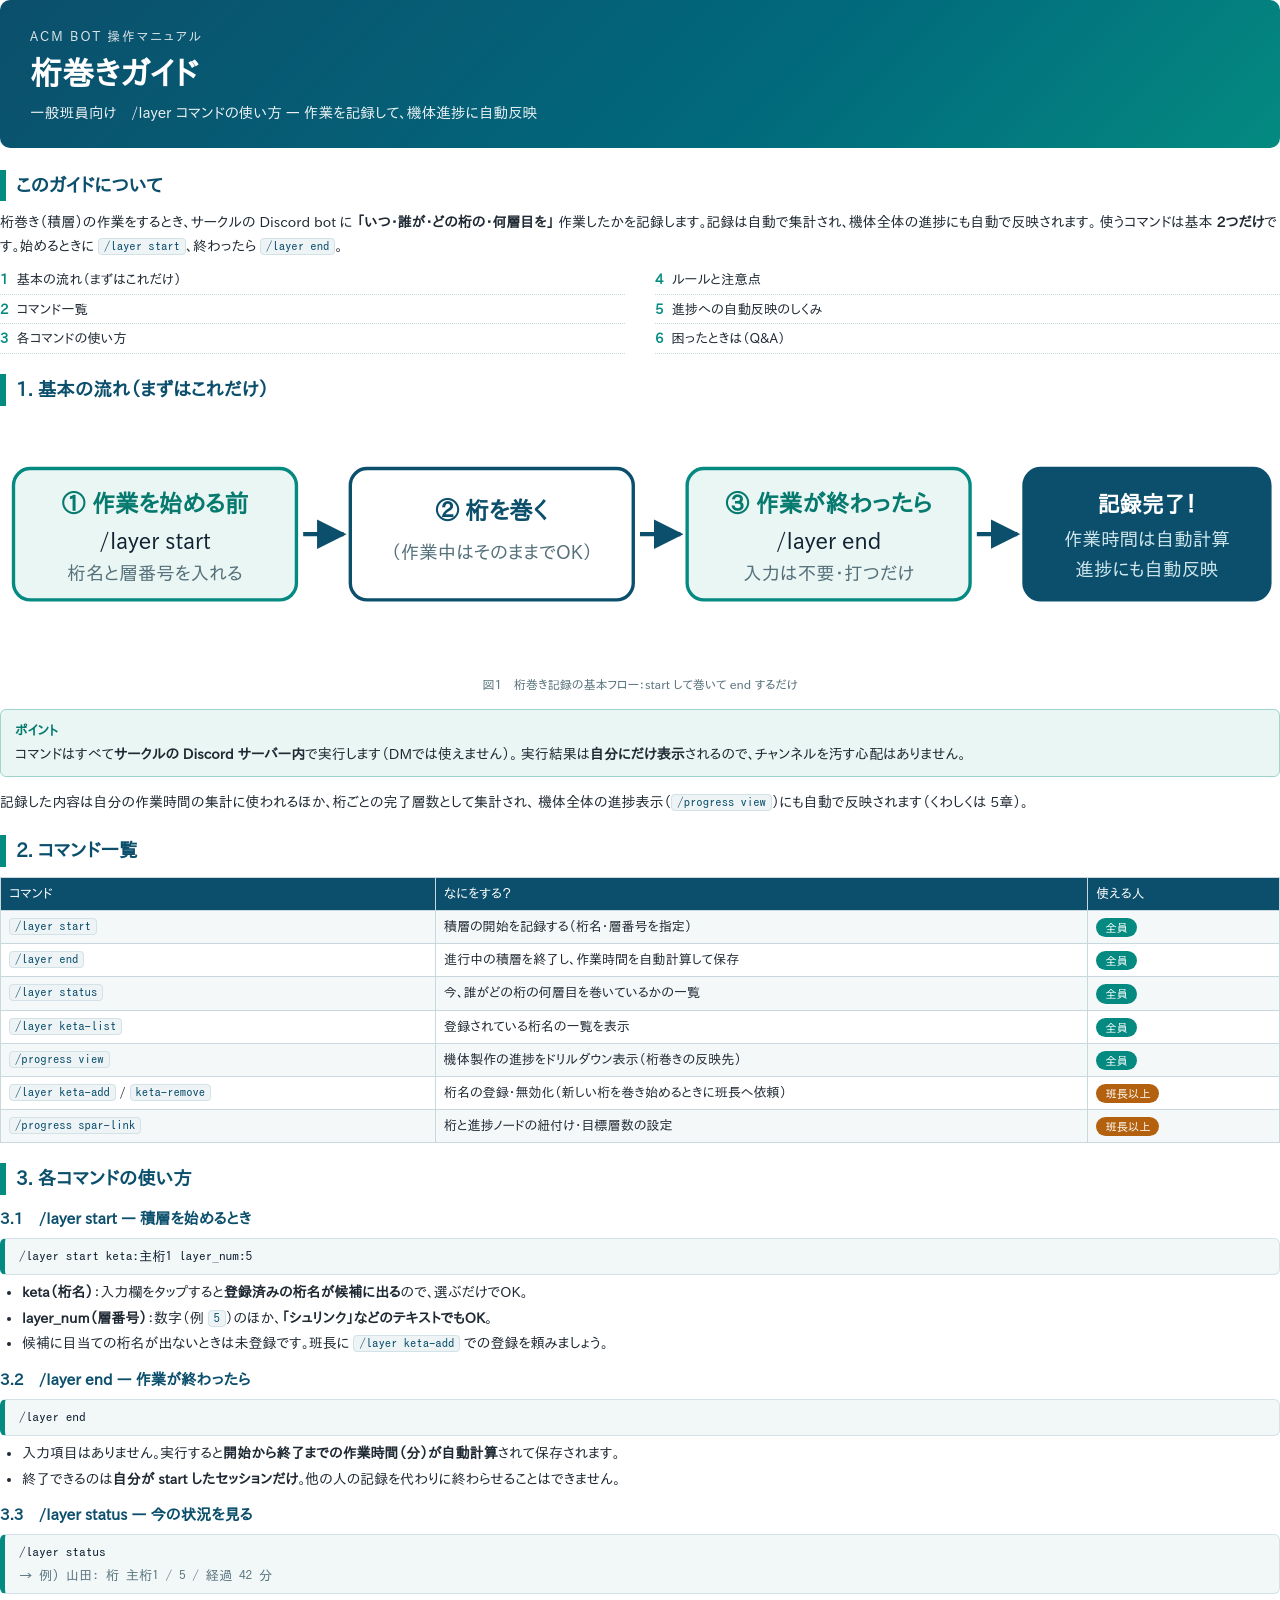
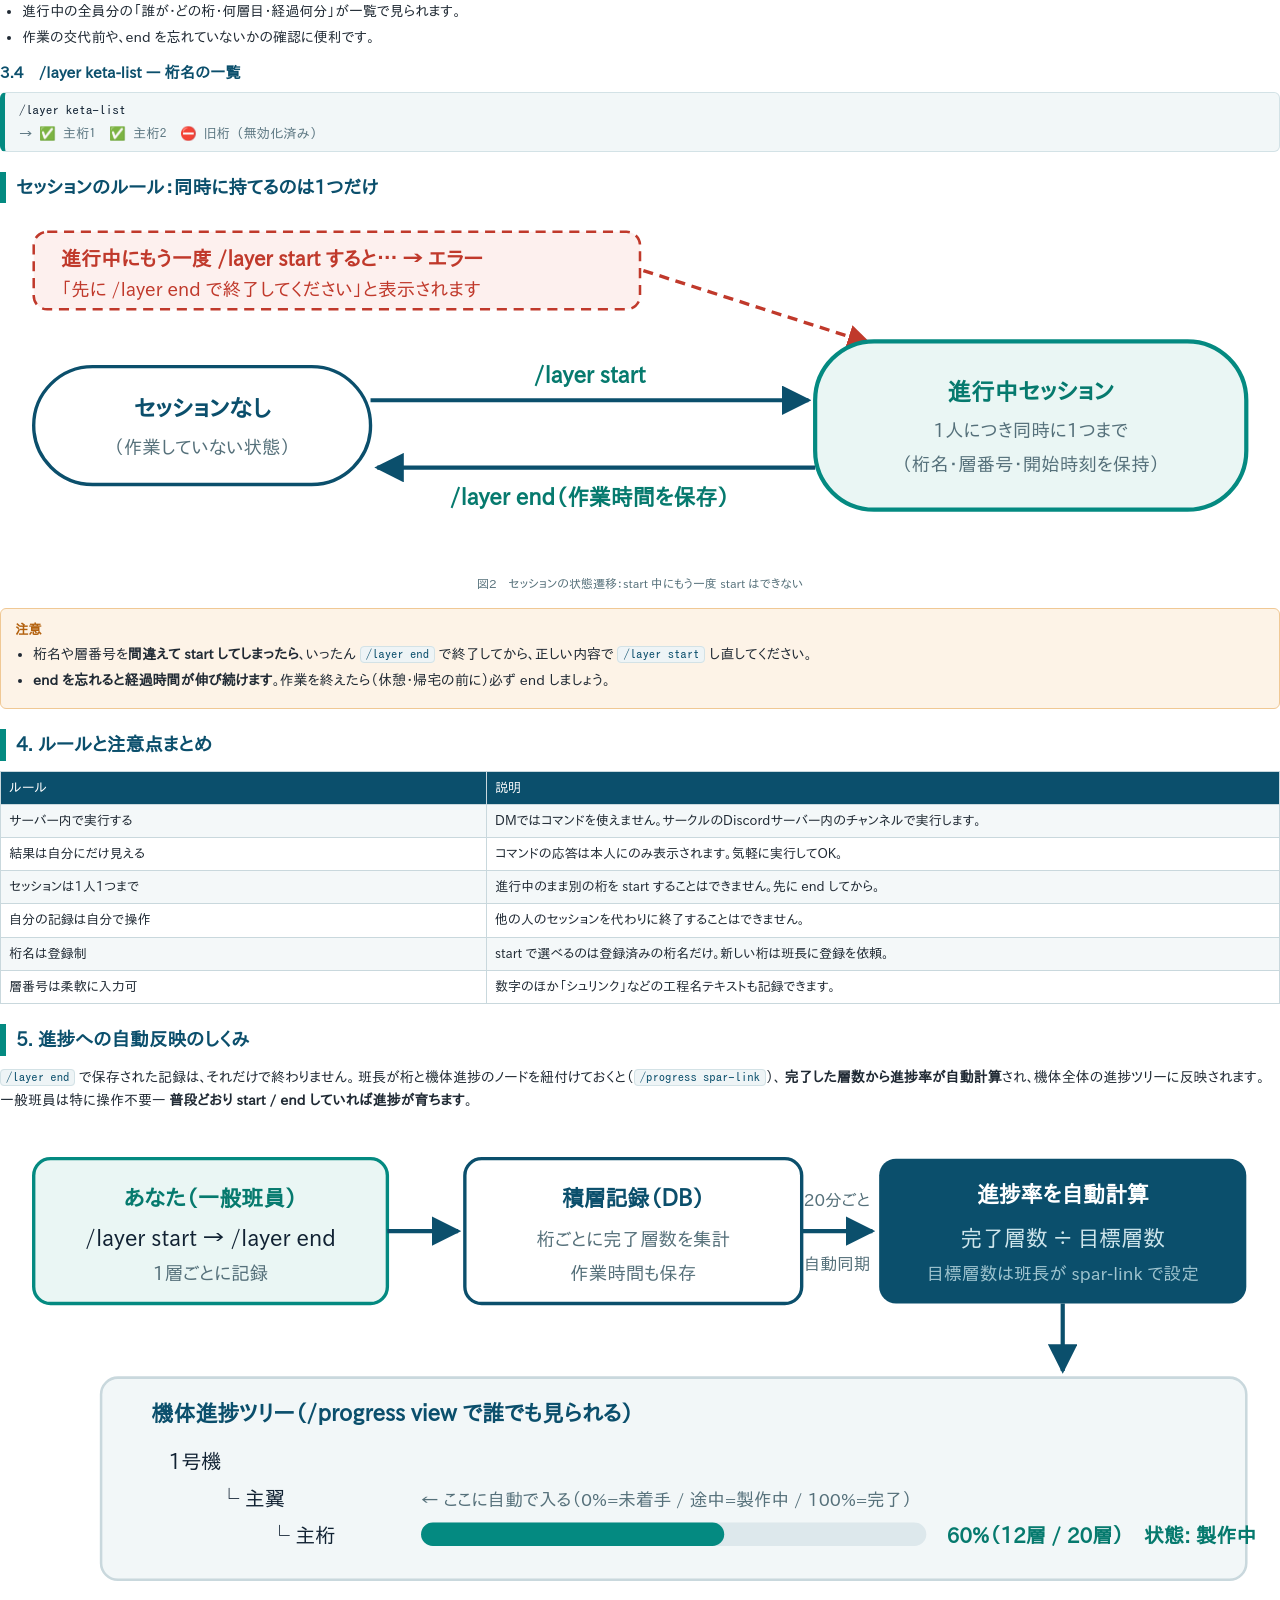
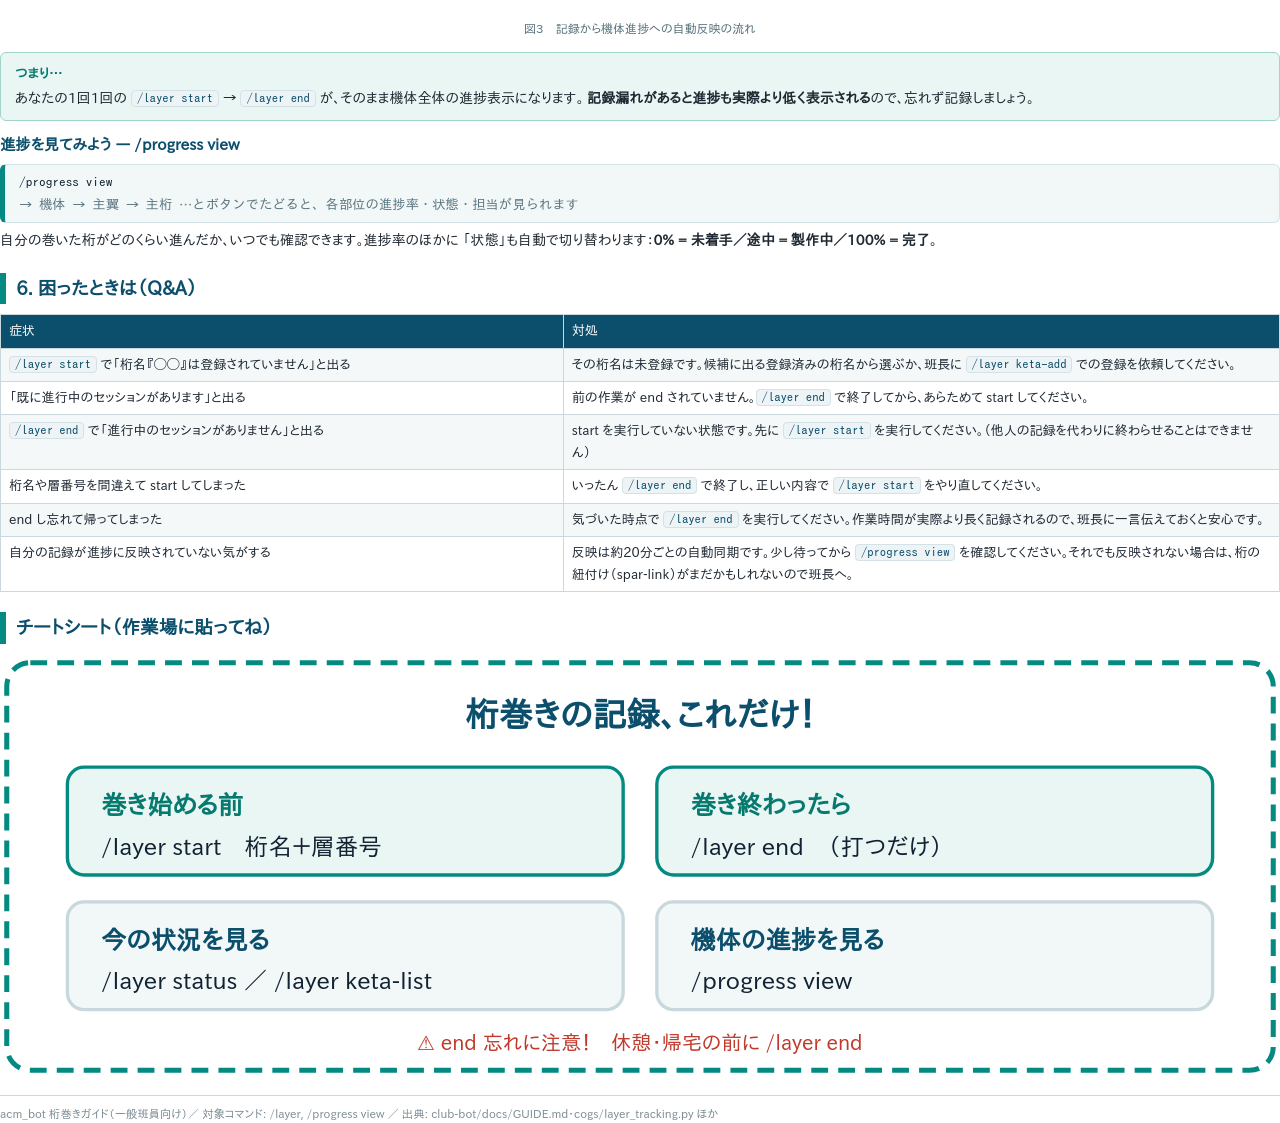
<file: club-bot/docs/keta_maki_guide.html>
<!DOCTYPE html>
<html lang="ja">
<head>
<meta charset="utf-8">
<title>桁巻きガイド</title>
<style>
  @page {
    size: A4;
    margin: 16mm 15mm 18mm 15mm;
  }
  * { box-sizing: border-box; margin: 0; padding: 0; }
  body {
    /* 第一候補は新ゴ R（モリサワ・要ライセンス）。無い環境では
       字面の大きさと字間の均一さが新ゴに近い Noto Sans JP（源ノ角ゴシック）
       → Zen Kaku Gothic New → IPAゴシック の順でフォールバック */
    font-family: "A-OTF 新ゴ Pro R", "A P-OTF 新ゴ ProN R", "新ゴ Pro R", "新ゴ R",
      "Shin Go Pro R", "Shin Go", "Noto Sans JP", "Zen Kaku Gothic New",
      "IPAPGothic", "IPAGothic", sans-serif;
    font-size: 10.5pt;
    line-height: 1.7;
    color: #1f2933;
  }
  .page { page-break-after: always; }
  .page:last-child { page-break-after: auto; }

  /* ---------- 表紙ヘッダ ---------- */
  .cover {
    background: linear-gradient(135deg, #0b4f6c 0%, #01697c 60%, #048a81 100%);
    color: #fff;
    border-radius: 10px;
    padding: 26px 30px 22px;
    margin-bottom: 22px;
  }
  .cover .kicker {
    font-size: 9.5pt;
    letter-spacing: 2px;
    opacity: 0.85;
    margin-bottom: 4px;
  }
  .cover h1 {
    font-size: 24pt;
    line-height: 1.35;
    margin-bottom: 6px;
  }
  .cover .sub {
    font-size: 11pt;
    opacity: 0.92;
  }

  h2 {
    font-size: 14pt;
    color: #0b4f6c;
    border-left: 6px solid #048a81;
    padding-left: 10px;
    margin: 20px 0 10px;
    page-break-after: avoid;
  }
  h3 {
    font-size: 11.5pt;
    color: #0b4f6c;
    margin: 11px 0 5px;
    page-break-after: avoid;
  }
  p { margin: 6px 0; }

  code, .cmd {
    font-family: "A-OTF 新ゴ Pro R", "A P-OTF 新ゴ ProN R", "新ゴ Pro R", "新ゴ R",
      "Shin Go Pro R", "Shin Go", "Noto Sans JP", "Zen Kaku Gothic New",
      "IPAGothic", monospace;
    background: #eef4f6;
    border: 1px solid #d3e2e6;
    border-radius: 4px;
    padding: 1px 5px;
    font-size: 9.5pt;
    color: #0b4f6c;
  }
  .cmdblock {
    font-family: "A-OTF 新ゴ Pro R", "A P-OTF 新ゴ ProN R", "新ゴ Pro R", "新ゴ R",
      "Shin Go Pro R", "Shin Go", "Noto Sans JP", "Zen Kaku Gothic New",
      "IPAGothic", monospace;
    background: #f2f7f8;
    border: 1px solid #d3e2e6;
    border-left: 5px solid #048a81;
    border-radius: 6px;
    padding: 6px 14px;
    margin: 6px 0;
    font-size: 10pt;
    color: #123;
    white-space: pre;
    line-height: 1.7;
  }
  .cmdblock .note { color: #5b7681; }

  table {
    width: 100%;
    border-collapse: collapse;
    margin: 8px 0 12px;
    font-size: 9.8pt;
    page-break-inside: avoid;
  }
  th, td {
    border: 1px solid #c9d8dd;
    padding: 5px 8px;
    text-align: left;
    vertical-align: top;
  }
  th {
    background: #0b4f6c;
    color: #fff;
    font-weight: normal;
  }
  tr:nth-child(even) td { background: #f4f8f9; }

  .figure {
    margin: 12px 0 14px;
    page-break-inside: avoid;
  }
  .figure svg { width: 100%; height: auto; display: block; }
  .figcap {
    text-align: center;
    font-size: 9pt;
    color: #55707a;
    margin-top: 4px;
  }

  .callout {
    border-radius: 6px;
    padding: 9px 14px;
    margin: 10px 0;
    page-break-inside: avoid;
  }
  .callout.point {
    background: #eaf6f4;
    border: 1px solid #9fd4cb;
  }
  .callout.warn {
    background: #fdf3e7;
    border: 1px solid #f0c894;
  }
  .callout .ctitle {
    font-weight: bold;
    font-size: 10pt;
    margin-bottom: 2px;
  }
  .callout.point .ctitle { color: #067a6e; }
  .callout.warn .ctitle { color: #b3610e; }
  ul { margin: 3px 0 6px 22px; }
  li { margin: 2px 0; }

  .badge {
    display: inline-block;
    font-size: 8.5pt;
    border-radius: 10px;
    padding: 0 9px;
    color: #fff;
    vertical-align: middle;
  }
  .badge.all { background: #048a81; }
  .badge.leader { background: #b3610e; }

  .footer-note {
    margin-top: 18px;
    padding-top: 8px;
    border-top: 1px solid #c9d8dd;
    font-size: 8.5pt;
    color: #7a8b92;
  }
  .toc {
    columns: 2;
    column-gap: 30px;
    margin: 6px 0 4px;
    font-size: 10pt;
  }
  .toc div {
    padding: 3px 0;
    border-bottom: 1px dotted #c9d8dd;
  }
  .toc .no { color: #048a81; font-weight: bold; margin-right: 8px; }
</style>
</head>
<body>

<!-- ================= Page 1 ================= -->
<div class="page">
  <div class="cover">
    <div class="kicker">ACM BOT 操作マニュアル</div>
    <h1>桁巻きガイド</h1>
    <div class="sub">一般班員向け　/layer コマンドの使い方 — 作業を記録して、機体進捗に自動反映</div>
  </div>

  <h2>このガイドについて</h2>
  <p>
    桁巻き（積層）の作業をするとき、サークルの Discord bot に <b>「いつ・誰が・どの桁の・何層目を」</b>
    作業したかを記録します。記録は自動で集計され、機体全体の進捗にも自動で反映されます。
    使うコマンドは基本 <b>2つだけ</b>です。始めるときに <code>/layer start</code>、終わったら <code>/layer end</code>。
  </p>

  <div class="toc">
    <div><span class="no">1</span>基本の流れ（まずはこれだけ）</div>
    <div><span class="no">2</span>コマンド一覧</div>
    <div><span class="no">3</span>各コマンドの使い方</div>
    <div><span class="no">4</span>ルールと注意点</div>
    <div><span class="no">5</span>進捗への自動反映のしくみ</div>
    <div><span class="no">6</span>困ったときは（Q&amp;A）</div>
  </div>

  <h2>1. 基本の流れ（まずはこれだけ）</h2>
  <div class="figure">
    <svg viewBox="0 0 760 150" xmlns="http://www.w3.org/2000/svg">
      <defs>
        <marker id="arr" viewBox="0 0 10 10" refX="9" refY="5" markerWidth="7" markerHeight="7" orient="auto-start-reverse">
          <path d="M 0 0 L 10 5 L 0 10 z" fill="#0b4f6c"/>
        </marker>
      </defs>
      <!-- step 1 -->
      <rect x="8" y="30" width="168" height="78" rx="10" fill="#eaf6f4" stroke="#048a81" stroke-width="2"/>
      <text x="92" y="56" text-anchor="middle" font-size="14" fill="#067a6e" font-weight="bold">① 作業を始める前</text>
      <text x="92" y="78" text-anchor="middle" font-size="13" fill="#123">/layer start</text>
      <text x="92" y="96" text-anchor="middle" font-size="11" fill="#55707a">桁名と層番号を入れる</text>
      <!-- arrow -->
      <line x1="180" y1="69" x2="204" y2="69" stroke="#0b4f6c" stroke-width="2.5" marker-end="url(#arr)"/>
      <!-- step 2 -->
      <rect x="208" y="30" width="168" height="78" rx="10" fill="#fff" stroke="#0b4f6c" stroke-width="2"/>
      <text x="292" y="60" text-anchor="middle" font-size="14" fill="#0b4f6c" font-weight="bold">② 桁を巻く</text>
      <text x="292" y="84" text-anchor="middle" font-size="11" fill="#55707a">（作業中はそのままでOK）</text>
      <!-- arrow -->
      <line x1="380" y1="69" x2="404" y2="69" stroke="#0b4f6c" stroke-width="2.5" marker-end="url(#arr)"/>
      <!-- step 3 -->
      <rect x="408" y="30" width="168" height="78" rx="10" fill="#eaf6f4" stroke="#048a81" stroke-width="2"/>
      <text x="492" y="56" text-anchor="middle" font-size="14" fill="#067a6e" font-weight="bold">③ 作業が終わったら</text>
      <text x="492" y="78" text-anchor="middle" font-size="13" fill="#123">/layer end</text>
      <text x="492" y="96" text-anchor="middle" font-size="11" fill="#55707a">入力は不要・打つだけ</text>
      <!-- arrow -->
      <line x1="580" y1="69" x2="604" y2="69" stroke="#0b4f6c" stroke-width="2.5" marker-end="url(#arr)"/>
      <!-- step 4 -->
      <rect x="608" y="30" width="146" height="78" rx="10" fill="#0b4f6c" stroke="#0b4f6c" stroke-width="2"/>
      <text x="681" y="56" text-anchor="middle" font-size="13" fill="#fff" font-weight="bold">記録完了！</text>
      <text x="681" y="76" text-anchor="middle" font-size="11" fill="#cfe6ec">作業時間は自動計算</text>
      <text x="681" y="94" text-anchor="middle" font-size="11" fill="#cfe6ec">進捗にも自動反映</text>
    </svg>
    <div class="figcap">図1　桁巻き記録の基本フロー：start して巻いて end するだけ</div>
  </div>

  <div class="callout point">
    <div class="ctitle">ポイント</div>
    コマンドはすべて<b>サークルの Discord サーバー内</b>で実行します（DMでは使えません）。
    実行結果は<b>自分にだけ表示</b>されるので、チャンネルを汚す心配はありません。
  </div>

  <p style="margin-top:14px;">
    記録した内容は自分の作業時間の集計に使われるほか、桁ごとの完了層数として集計され、
    機体全体の進捗表示（<code>/progress view</code>）にも自動で反映されます（くわしくは 5章）。
  </p>
</div>

<!-- ================= Page 2 ================= -->
<div class="page">
  <h2>2. コマンド一覧</h2>
  <table>
    <tr><th style="width:34%">コマンド</th><th>なにをする？</th><th style="width:15%">使える人</th></tr>
    <tr><td><code>/layer start</code></td><td>積層の開始を記録する（桁名・層番号を指定）</td><td><span class="badge all">全員</span></td></tr>
    <tr><td><code>/layer end</code></td><td>進行中の積層を終了し、作業時間を自動計算して保存</td><td><span class="badge all">全員</span></td></tr>
    <tr><td><code>/layer status</code></td><td>今、誰がどの桁の何層目を巻いているかの一覧</td><td><span class="badge all">全員</span></td></tr>
    <tr><td><code>/layer keta-list</code></td><td>登録されている桁名の一覧を表示</td><td><span class="badge all">全員</span></td></tr>
    <tr><td><code>/progress view</code></td><td>機体製作の進捗をドリルダウン表示（桁巻きの反映先）</td><td><span class="badge all">全員</span></td></tr>
    <tr><td><code>/layer keta-add</code> / <code>keta-remove</code></td><td>桁名の登録・無効化（新しい桁を巻き始めるときに班長へ依頼）</td><td><span class="badge leader">班長以上</span></td></tr>
    <tr><td><code>/progress spar-link</code></td><td>桁と進捗ノードの紐付け・目標層数の設定</td><td><span class="badge leader">班長以上</span></td></tr>
  </table>

  <h2>3. 各コマンドの使い方</h2>

  <h3>3.1　/layer start — 積層を始めるとき</h3>
  <div class="cmdblock">/layer start keta:主桁1 layer_num:5</div>
  <ul>
    <li><b>keta（桁名）</b>：入力欄をタップすると<b>登録済みの桁名が候補に出る</b>ので、選ぶだけでOK。</li>
    <li><b>layer_num（層番号）</b>：数字（例 <code>5</code>）のほか、<b>「シュリンク」などのテキストでもOK</b>。</li>
    <li>候補に目当ての桁名が出ないときは未登録です。班長に <code>/layer keta-add</code> での登録を頼みましょう。</li>
  </ul>

  <h3>3.2　/layer end — 作業が終わったら</h3>
  <div class="cmdblock">/layer end</div>
  <ul>
    <li>入力項目はありません。実行すると<b>開始から終了までの作業時間（分）が自動計算</b>されて保存されます。</li>
    <li>終了できるのは<b>自分が start したセッションだけ</b>。他の人の記録を代わりに終わらせることはできません。</li>
  </ul>

  <h3>3.3　/layer status — 今の状況を見る</h3>
  <div class="cmdblock">/layer status
<span class="note">→ 例）山田: 桁 主桁1 / 5 / 経過 42 分</span></div>
  <ul>
    <li>進行中の全員分の「誰が・どの桁・何層目・経過何分」が一覧で見られます。</li>
    <li>作業の交代前や、end を忘れていないかの確認に便利です。</li>
  </ul>

  <h3>3.4　/layer keta-list — 桁名の一覧</h3>
  <div class="cmdblock">/layer keta-list
<span class="note">→ ✅ 主桁1　✅ 主桁2　⛔ 旧桁（無効化済み）</span></div>
</div>

<!-- ================= Page 3 ================= -->
<div class="page">
  <h2>セッションのルール：同時に持てるのは1つだけ</h2>
  <div class="figure">
    <svg viewBox="0 0 760 210" xmlns="http://www.w3.org/2000/svg">
      <defs>
        <marker id="arr2" viewBox="0 0 10 10" refX="9" refY="5" markerWidth="7" markerHeight="7" orient="auto-start-reverse">
          <path d="M 0 0 L 10 5 L 0 10 z" fill="#0b4f6c"/>
        </marker>
        <marker id="arrR" viewBox="0 0 10 10" refX="9" refY="5" markerWidth="7" markerHeight="7" orient="auto-start-reverse">
          <path d="M 0 0 L 10 5 L 0 10 z" fill="#c0392b"/>
        </marker>
      </defs>
      <!-- double start note (top-left, clear of shapes) -->
      <rect x="20" y="10" width="360" height="46" rx="8" fill="#fdf0ee" stroke="#c0392b" stroke-width="1.5" stroke-dasharray="6 4"/>
      <text x="36" y="30" font-size="12" fill="#c0392b" font-weight="bold">進行中にもう一度 /layer start すると… → エラー</text>
      <text x="36" y="48" font-size="11" fill="#c0392b">「先に /layer end で終了してください」と表示されます</text>
      <line x1="382" y1="33" x2="516" y2="76" stroke="#c0392b" stroke-width="2" stroke-dasharray="6 4" marker-end="url(#arrR)"/>
      <!-- state: none -->
      <rect x="20" y="90" width="200" height="70" rx="35" fill="#fff" stroke="#0b4f6c" stroke-width="2"/>
      <text x="120" y="120" text-anchor="middle" font-size="14" fill="#0b4f6c" font-weight="bold">セッションなし</text>
      <text x="120" y="142" text-anchor="middle" font-size="11" fill="#55707a">（作業していない状態）</text>
      <!-- start arrow -->
      <line x1="220" y1="110" x2="480" y2="110" stroke="#0b4f6c" stroke-width="2.5" marker-end="url(#arr2)"/>
      <text x="350" y="100" text-anchor="middle" font-size="13" fill="#067a6e" font-weight="bold">/layer start</text>
      <!-- state: active -->
      <rect x="484" y="75" width="256" height="100" rx="35" fill="#eaf6f4" stroke="#048a81" stroke-width="2.5"/>
      <text x="612" y="110" text-anchor="middle" font-size="14" fill="#067a6e" font-weight="bold">進行中セッション</text>
      <text x="612" y="132" text-anchor="middle" font-size="11" fill="#55707a">1人につき同時に1つまで</text>
      <text x="612" y="152" text-anchor="middle" font-size="11" fill="#55707a">（桁名・層番号・開始時刻を保持）</text>
      <!-- end arrow -->
      <line x1="484" y1="150" x2="224" y2="150" stroke="#0b4f6c" stroke-width="2.5" marker-end="url(#arr2)"/>
      <text x="350" y="172" text-anchor="middle" font-size="13" fill="#067a6e" font-weight="bold">/layer end（作業時間を保存）</text>
    </svg>
    <div class="figcap">図2　セッションの状態遷移：start 中にもう一度 start はできない</div>
  </div>

  <div class="callout warn">
    <div class="ctitle">注意</div>
    <ul style="margin-left:18px;">
      <li>桁名や層番号を<b>間違えて start してしまったら</b>、いったん <code>/layer end</code> で終了してから、正しい内容で <code>/layer start</code> し直してください。</li>
      <li><b>end を忘れると経過時間が伸び続けます</b>。作業を終えたら（休憩・帰宅の前に）必ず end しましょう。</li>
    </ul>
  </div>

  <h2>4. ルールと注意点まとめ</h2>
  <table>
    <tr><th style="width:38%">ルール</th><th>説明</th></tr>
    <tr><td>サーバー内で実行する</td><td>DMではコマンドを使えません。サークルのDiscordサーバー内のチャンネルで実行します。</td></tr>
    <tr><td>結果は自分にだけ見える</td><td>コマンドの応答は本人にのみ表示されます。気軽に実行してOK。</td></tr>
    <tr><td>セッションは1人1つまで</td><td>進行中のまま別の桁を start することはできません。先に end してから。</td></tr>
    <tr><td>自分の記録は自分で操作</td><td>他の人のセッションを代わりに終了することはできません。</td></tr>
    <tr><td>桁名は登録制</td><td>start で選べるのは登録済みの桁名だけ。新しい桁は班長に登録を依頼。</td></tr>
    <tr><td>層番号は柔軟に入力可</td><td>数字のほか「シュリンク」などの工程名テキストも記録できます。</td></tr>
  </table>
</div>

<!-- ================= Page 4 ================= -->
<div class="page">
  <h2>5. 進捗への自動反映のしくみ</h2>
  <p>
    <code>/layer end</code> で保存された記録は、それだけで終わりません。
    班長が桁と機体進捗のノードを紐付けておくと（<code>/progress spar-link</code>）、
    <b>完了した層数から進捗率が自動計算</b>され、機体全体の進捗ツリーに反映されます。
    一般班員は特に操作不要— <b>普段どおり start / end していれば進捗が育ちます</b>。
  </p>

  <div class="figure">
    <svg viewBox="0 0 760 290" xmlns="http://www.w3.org/2000/svg">
      <defs>
        <marker id="arr3" viewBox="0 0 10 10" refX="9" refY="5" markerWidth="7" markerHeight="7" orient="auto-start-reverse">
          <path d="M 0 0 L 10 5 L 0 10 z" fill="#0b4f6c"/>
        </marker>
      </defs>
      <!-- you -->
      <rect x="20" y="20" width="210" height="86" rx="10" fill="#eaf6f4" stroke="#048a81" stroke-width="2"/>
      <text x="125" y="48" text-anchor="middle" font-size="13" fill="#067a6e" font-weight="bold">あなた（一般班員）</text>
      <text x="125" y="72" text-anchor="middle" font-size="13" fill="#123">/layer start → /layer end</text>
      <text x="125" y="92" text-anchor="middle" font-size="11" fill="#55707a">1層ごとに記録</text>
      <line x1="230" y1="63" x2="272" y2="63" stroke="#0b4f6c" stroke-width="2.5" marker-end="url(#arr3)"/>
      <!-- records -->
      <rect x="276" y="20" width="200" height="86" rx="10" fill="#fff" stroke="#0b4f6c" stroke-width="2"/>
      <text x="376" y="48" text-anchor="middle" font-size="13" fill="#0b4f6c" font-weight="bold">積層記録（DB）</text>
      <text x="376" y="72" text-anchor="middle" font-size="11" fill="#55707a">桁ごとに完了層数を集計</text>
      <text x="376" y="92" text-anchor="middle" font-size="11" fill="#55707a">作業時間も保存</text>
      <line x1="476" y1="63" x2="518" y2="63" stroke="#0b4f6c" stroke-width="2.5" marker-end="url(#arr3)"/>
      <text x="497" y="48" text-anchor="middle" font-size="10" fill="#55707a">20分ごと</text>
      <text x="497" y="86" text-anchor="middle" font-size="10" fill="#55707a">自動同期</text>
      <!-- calc -->
      <rect x="522" y="20" width="218" height="86" rx="10" fill="#0b4f6c"/>
      <text x="631" y="46" text-anchor="middle" font-size="13" fill="#fff" font-weight="bold">進捗率を自動計算</text>
      <text x="631" y="72" text-anchor="middle" font-size="13" fill="#cfe6ec">完了層数 ÷ 目標層数</text>
      <text x="631" y="92" text-anchor="middle" font-size="10.5" fill="#9fc4cf">目標層数は班長が spar-link で設定</text>
      <!-- down arrow -->
      <line x1="631" y1="106" x2="631" y2="146" stroke="#0b4f6c" stroke-width="2.5" marker-end="url(#arr3)"/>
      <!-- tree -->
      <rect x="60" y="150" width="680" height="120" rx="10" fill="#f2f7f8" stroke="#c9d8dd" stroke-width="1.5"/>
      <text x="90" y="176" font-size="13" fill="#0b4f6c" font-weight="bold">機体進捗ツリー（/progress view で誰でも見られる）</text>
      <!-- mini tree -->
      <text x="100" y="204" font-size="12" fill="#123">1号機</text>
      <text x="130" y="226" font-size="12" fill="#123">└ 主翼</text>
      <text x="160" y="248" font-size="12" fill="#123">└ 主桁</text>
      <!-- progress bar -->
      <rect x="250" y="236" width="300" height="14" rx="7" fill="#dde8ec"/>
      <rect x="250" y="236" width="180" height="14" rx="7" fill="#048a81"/>
      <text x="562" y="248" font-size="12" fill="#067a6e" font-weight="bold">60%（12層 / 20層）　状態: 製作中</text>
      <text x="250" y="226" font-size="10.5" fill="#55707a">← ここに自動で入る（0%=未着手 / 途中=製作中 / 100%=完了）</text>
    </svg>
    <div class="figcap">図3　記録から機体進捗への自動反映の流れ</div>
  </div>

  <div class="callout point">
    <div class="ctitle">つまり…</div>
    あなたの1回1回の <code>/layer start</code> → <code>/layer end</code> が、そのまま機体全体の進捗表示になります。
    <b>記録漏れがあると進捗も実際より低く表示される</b>ので、忘れず記録しましょう。
  </div>

  <h3>進捗を見てみよう — /progress view</h3>
  <div class="cmdblock">/progress view
<span class="note">→ 機体 → 主翼 → 主桁 …とボタンでたどると、各部位の進捗率・状態・担当が見られます</span></div>
  <p>
    自分の巻いた桁がどのくらい進んだか、いつでも確認できます。進捗率のほかに
    「状態」も自動で切り替わります：<b>0% = 未着手／途中 = 製作中／100% = 完了</b>。
  </p>
</div>

<!-- ================= Page 5 ================= -->
<div class="page">
  <h2>6. 困ったときは（Q&amp;A）</h2>
  <table>
    <tr><th style="width:44%">症状</th><th>対処</th></tr>
    <tr>
      <td><code>/layer start</code> で「桁名『◯◯』は登録されていません」と出る</td>
      <td>その桁名は未登録です。候補に出る登録済みの桁名から選ぶか、班長に <code>/layer keta-add</code> での登録を依頼してください。</td>
    </tr>
    <tr>
      <td>「既に進行中のセッションがあります」と出る</td>
      <td>前の作業が end されていません。<code>/layer end</code> で終了してから、あらためて start してください。</td>
    </tr>
    <tr>
      <td><code>/layer end</code> で「進行中のセッションがありません」と出る</td>
      <td>start を実行していない状態です。先に <code>/layer start</code> を実行してください。（他人の記録を代わりに終わらせることはできません）</td>
    </tr>
    <tr>
      <td>桁名や層番号を間違えて start してしまった</td>
      <td>いったん <code>/layer end</code> で終了し、正しい内容で <code>/layer start</code> をやり直してください。</td>
    </tr>
    <tr>
      <td>end し忘れて帰ってしまった</td>
      <td>気づいた時点で <code>/layer end</code> を実行してください。作業時間が実際より長く記録されるので、班長に一言伝えておくと安心です。</td>
    </tr>
    <tr>
      <td>自分の記録が進捗に反映されていない気がする</td>
      <td>反映は約20分ごとの自動同期です。少し待ってから <code>/progress view</code> を確認してください。それでも反映されない場合は、桁の紐付け（spar-link）がまだかもしれないので班長へ。</td>
    </tr>
  </table>

  <h2>チートシート（作業場に貼ってね）</h2>
  <div class="figure">
    <svg viewBox="0 0 760 250" xmlns="http://www.w3.org/2000/svg">
      <rect x="4" y="4" width="752" height="242" rx="14" fill="#fff" stroke="#048a81" stroke-width="3" stroke-dasharray="10 6"/>
      <text x="380" y="42" text-anchor="middle" font-size="20" fill="#0b4f6c" font-weight="bold">桁巻きの記録、これだけ！</text>
      <!-- row 1 -->
      <rect x="40" y="66" width="330" height="64" rx="10" fill="#eaf6f4" stroke="#048a81" stroke-width="2"/>
      <text x="60" y="94" font-size="15" fill="#067a6e" font-weight="bold">巻き始める前</text>
      <text x="60" y="118" font-size="14" fill="#123">/layer start　桁名＋層番号</text>
      <rect x="390" y="66" width="330" height="64" rx="10" fill="#eaf6f4" stroke="#048a81" stroke-width="2"/>
      <text x="410" y="94" font-size="15" fill="#067a6e" font-weight="bold">巻き終わったら</text>
      <text x="410" y="118" font-size="14" fill="#123">/layer end　（打つだけ）</text>
      <!-- row 2 -->
      <rect x="40" y="146" width="330" height="64" rx="10" fill="#f2f7f8" stroke="#c9d8dd" stroke-width="2"/>
      <text x="60" y="174" font-size="15" fill="#0b4f6c" font-weight="bold">今の状況を見る</text>
      <text x="60" y="198" font-size="14" fill="#123">/layer status ／ /layer keta-list</text>
      <rect x="390" y="146" width="330" height="64" rx="10" fill="#f2f7f8" stroke="#c9d8dd" stroke-width="2"/>
      <text x="410" y="174" font-size="15" fill="#0b4f6c" font-weight="bold">機体の進捗を見る</text>
      <text x="410" y="198" font-size="14" fill="#123">/progress view</text>
      <text x="380" y="234" text-anchor="middle" font-size="12" fill="#c0392b">⚠ end 忘れに注意！　休憩・帰宅の前に /layer end</text>
    </svg>
  </div>

  <div class="footer-note">
    acm_bot 桁巻きガイド（一般班員向け）／ 対象コマンド: /layer, /progress view ／
    出典: club-bot/docs/GUIDE.md・cogs/layer_tracking.py ほか
  </div>
</div>

</body>
</html>
</file>
